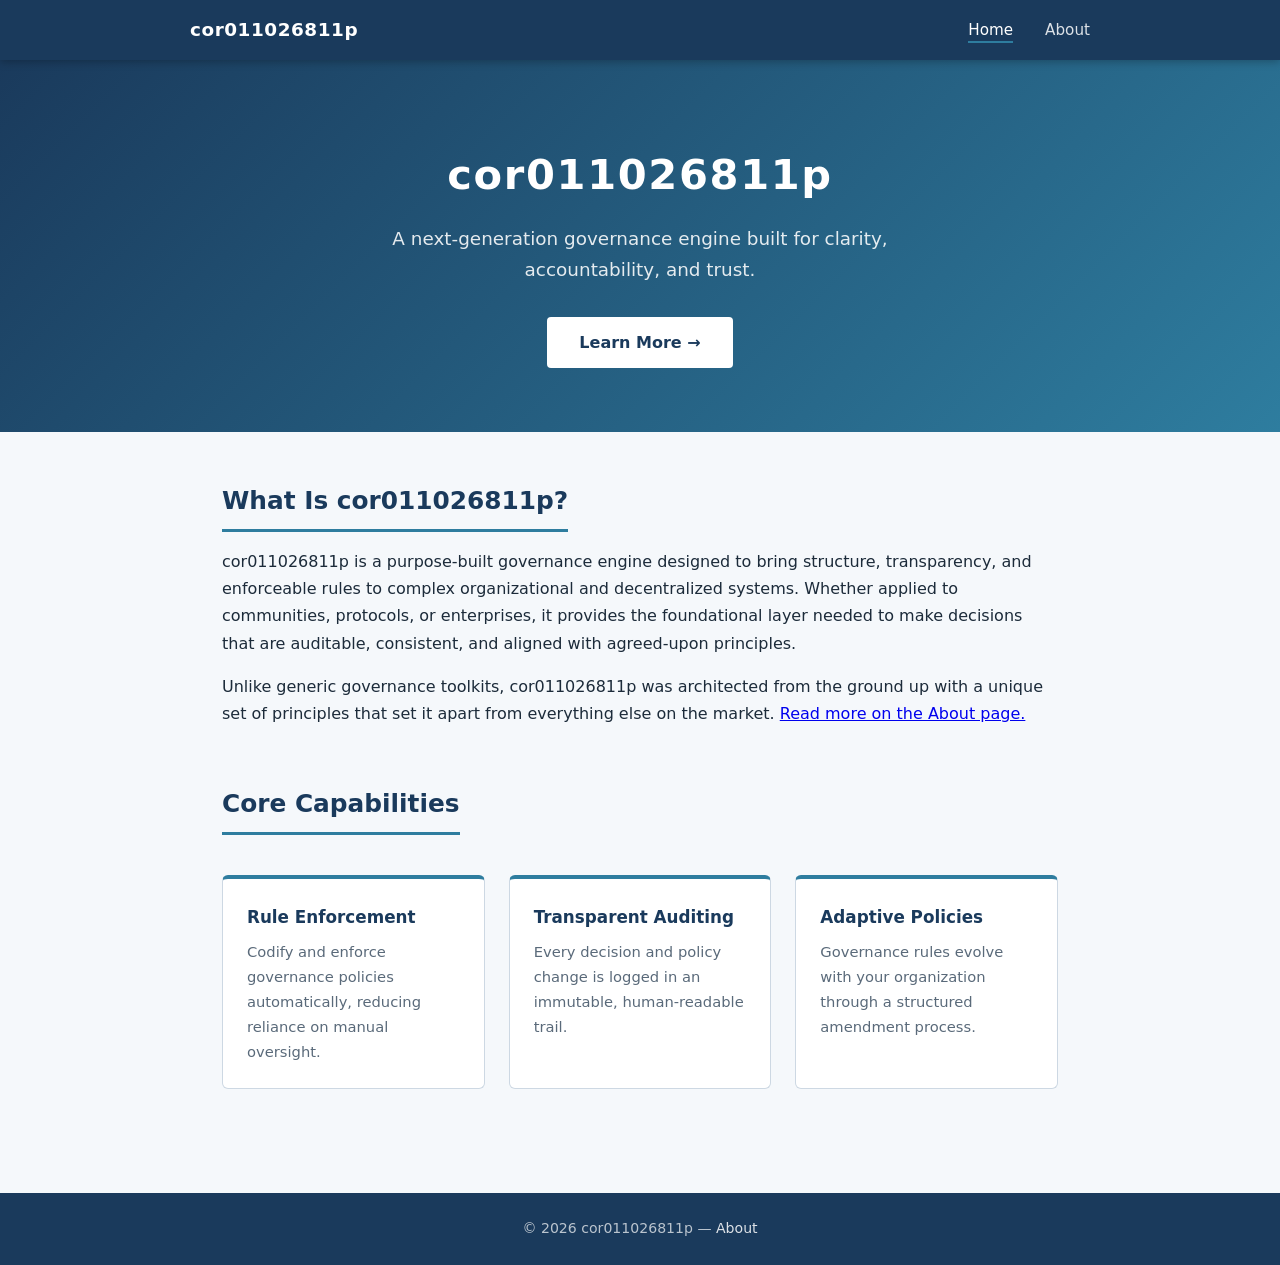
<file: index.html>
<!DOCTYPE html>
<html lang="en">
<head>
  <meta charset="UTF-8" />
  <meta name="viewport" content="width=device-width, initial-scale=1.0" />
  <title>cor011026811p — Governance Engine</title>
  <link rel="stylesheet" href="styles.css" />
</head>
<body>

  <nav>
    <div class="nav-inner">
      <a class="brand" href="index.html">cor011026811p</a>
      <ul>
        <li><a href="index.html" class="active">Home</a></li>
        <li><a href="about.html">About</a></li>
      </ul>
    </div>
  </nav>

  <div class="hero">
    <h1>cor011026811p</h1>
    <p class="tagline">A next-generation governance engine built for clarity, accountability, and trust.</p>
    <a href="about.html" class="btn">Learn More →</a>
  </div>

  <main>
    <section>
      <h2>What Is cor011026811p?</h2>
      <p>
        cor011026811p is a purpose-built governance engine designed to bring structure, transparency,
        and enforceable rules to complex organizational and decentralized systems. Whether applied
        to communities, protocols, or enterprises, it provides the foundational layer needed to
        make decisions that are auditable, consistent, and aligned with agreed-upon principles.
      </p>
      <p>
        Unlike generic governance toolkits, cor011026811p was architected from the ground up with
        a unique set of principles that set it apart from everything else on the market.
        <a href="about.html">Read more on the About page.</a>
      </p>
    </section>

    <section>
      <h2>Core Capabilities</h2>
      <div class="diff-grid">
        <div class="diff-card">
          <h3>Rule Enforcement</h3>
          <p>Codify and enforce governance policies automatically, reducing reliance on manual oversight.</p>
        </div>
        <div class="diff-card">
          <h3>Transparent Auditing</h3>
          <p>Every decision and policy change is logged in an immutable, human-readable trail.</p>
        </div>
        <div class="diff-card">
          <h3>Adaptive Policies</h3>
          <p>Governance rules evolve with your organization through a structured amendment process.</p>
        </div>
      </div>
    </section>
  </main>

  <footer>
    &copy; 2026 cor011026811p &mdash; <a href="about.html">About</a>
  </footer>

</body>
</html>
</file>
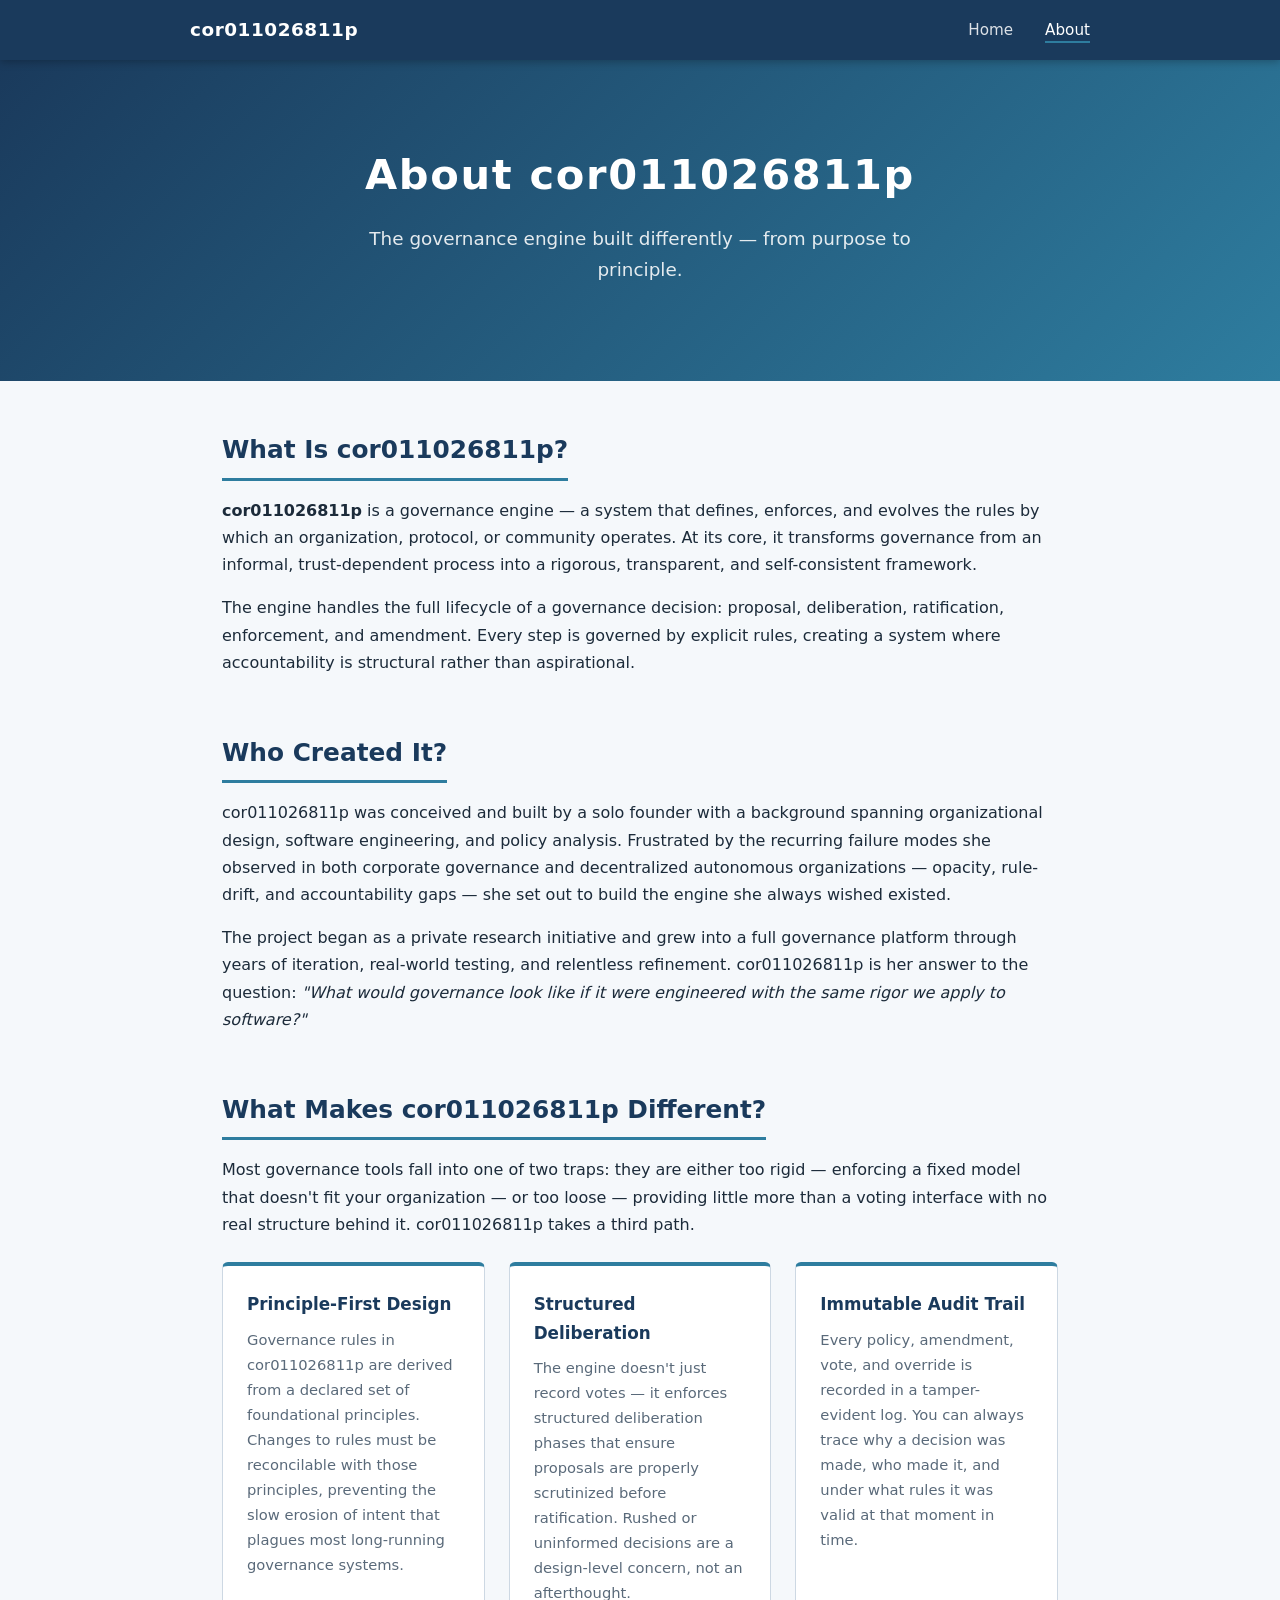
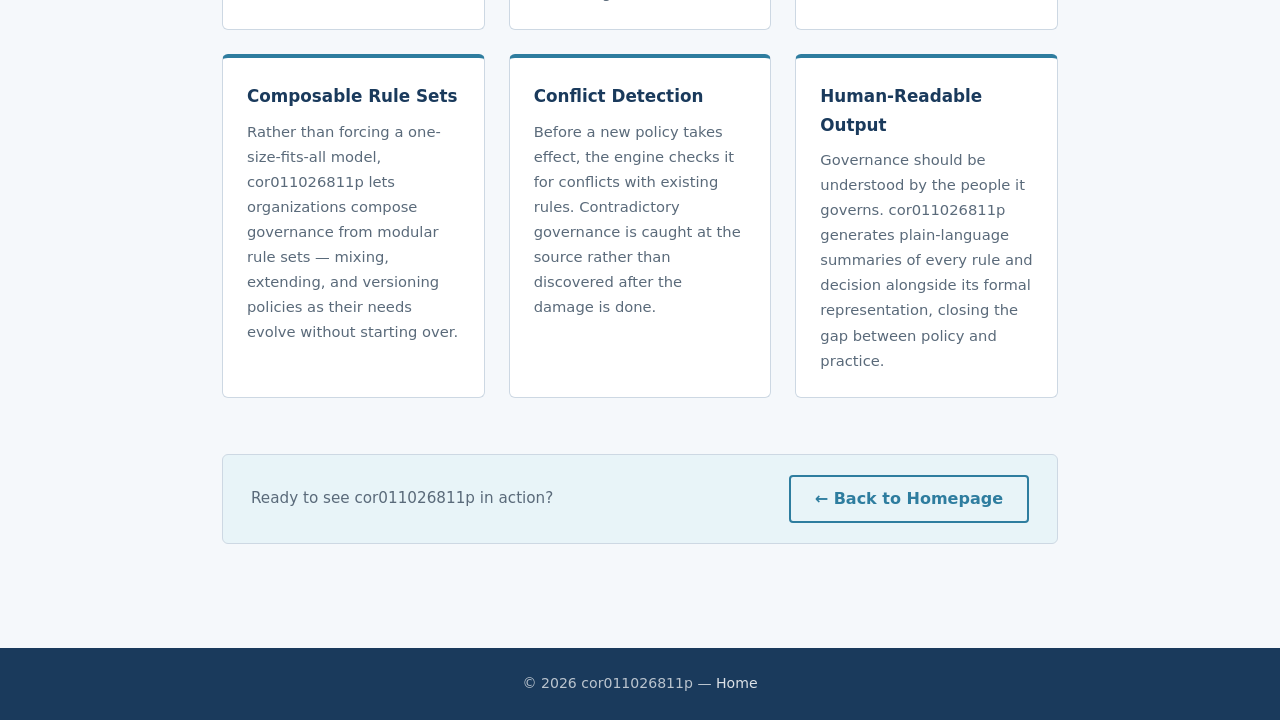
<file: about.html>
<!DOCTYPE html>
<html lang="en">
<head>
  <meta charset="UTF-8" />
  <meta name="viewport" content="width=device-width, initial-scale=1.0" />
  <title>About — cor011026811p Governance Engine</title>
  <link rel="stylesheet" href="styles.css" />
</head>
<body>

  <nav>
    <div class="nav-inner">
      <a class="brand" href="index.html">cor011026811p</a>
      <ul>
        <li><a href="index.html">Home</a></li>
        <li><a href="about.html" class="active">About</a></li>
      </ul>
    </div>
  </nav>

  <div class="hero">
    <h1>About cor011026811p</h1>
    <p class="tagline">The governance engine built differently — from purpose to principle.</p>
  </div>

  <main>

    <!-- What is it -->
    <section>
      <h2>What Is cor011026811p?</h2>
      <p>
        <strong>cor011026811p</strong> is a governance engine — a system that defines, enforces,
        and evolves the rules by which an organization, protocol, or community operates. At its
        core, it transforms governance from an informal, trust-dependent process into a rigorous,
        transparent, and self-consistent framework.
      </p>
      <p>
        The engine handles the full lifecycle of a governance decision: proposal, deliberation,
        ratification, enforcement, and amendment. Every step is governed by explicit rules,
        creating a system where accountability is structural rather than aspirational.
      </p>
    </section>

    <!-- Who created it -->
    <section>
      <h2>Who Created It?</h2>
      <p>
        cor011026811p was conceived and built by a solo founder with a background spanning
        organizational design, software engineering, and policy analysis. Frustrated by the
        recurring failure modes she observed in both corporate governance and decentralized
        autonomous organizations — opacity, rule-drift, and accountability gaps — she set out
        to build the engine she always wished existed.
      </p>
      <p>
        The project began as a private research initiative and grew into a full governance
        platform through years of iteration, real-world testing, and relentless refinement.
        cor011026811p is her answer to the question: <em>"What would governance look like if it
        were engineered with the same rigor we apply to software?"</em>
      </p>
    </section>

    <!-- What makes it different -->
    <section>
      <h2>What Makes cor011026811p Different?</h2>
      <p>
        Most governance tools fall into one of two traps: they are either too rigid — enforcing
        a fixed model that doesn't fit your organization — or too loose — providing little more
        than a voting interface with no real structure behind it. cor011026811p takes a third path.
      </p>

      <div class="diff-grid">
        <div class="diff-card">
          <h3>Principle-First Design</h3>
          <p>
            Governance rules in cor011026811p are derived from a declared set of foundational
            principles. Changes to rules must be reconcilable with those principles, preventing
            the slow erosion of intent that plagues most long-running governance systems.
          </p>
        </div>
        <div class="diff-card">
          <h3>Structured Deliberation</h3>
          <p>
            The engine doesn't just record votes — it enforces structured deliberation phases
            that ensure proposals are properly scrutinized before ratification. Rushed or
            uninformed decisions are a design-level concern, not an afterthought.
          </p>
        </div>
        <div class="diff-card">
          <h3>Immutable Audit Trail</h3>
          <p>
            Every policy, amendment, vote, and override is recorded in a tamper-evident log.
            You can always trace why a decision was made, who made it, and under what rules it
            was valid at that moment in time.
          </p>
        </div>
        <div class="diff-card">
          <h3>Composable Rule Sets</h3>
          <p>
            Rather than forcing a one-size-fits-all model, cor011026811p lets organizations
            compose governance from modular rule sets — mixing, extending, and versioning
            policies as their needs evolve without starting over.
          </p>
        </div>
        <div class="diff-card">
          <h3>Conflict Detection</h3>
          <p>
            Before a new policy takes effect, the engine checks it for conflicts with existing
            rules. Contradictory governance is caught at the source rather than discovered
            after the damage is done.
          </p>
        </div>
        <div class="diff-card">
          <h3>Human-Readable Output</h3>
          <p>
            Governance should be understood by the people it governs. cor011026811p generates
            plain-language summaries of every rule and decision alongside its formal
            representation, closing the gap between policy and practice.
          </p>
        </div>
      </div>
    </section>

    <!-- Back to home -->
    <section>
      <div class="back-banner">
        <p>Ready to see cor011026811p in action?</p>
        <a href="index.html" class="btn-outline">← Back to Homepage</a>
      </div>
    </section>

  </main>

  <footer>
    &copy; 2026 cor011026811p &mdash; <a href="index.html">Home</a>
  </footer>

</body>
</html>
</file>
<file: styles.css>
/* cor011026811p — Governance Engine */

*, *::before, *::after {
  box-sizing: border-box;
  margin: 0;
  padding: 0;
}

:root {
  --primary: #1a3a5c;
  --accent: #2e7d9f;
  --light-accent: #e8f4f8;
  --text: #1c2b3a;
  --muted: #5a6a7a;
  --white: #ffffff;
  --border: #cdd8e3;
  --max-width: 900px;
}

body {
  font-family: 'Segoe UI', system-ui, -apple-system, sans-serif;
  background: #f5f8fb;
  color: var(--text);
  line-height: 1.7;
}

/* ── Navigation ── */
nav {
  background: var(--primary);
  padding: 0 2rem;
  position: sticky;
  top: 0;
  z-index: 100;
  box-shadow: 0 2px 8px rgba(0,0,0,.25);
}

nav .nav-inner {
  max-width: var(--max-width);
  margin: 0 auto;
  display: flex;
  align-items: center;
  justify-content: space-between;
  height: 60px;
}

nav .brand {
  color: var(--white);
  font-size: 1.15rem;
  font-weight: 700;
  text-decoration: none;
  letter-spacing: .03em;
}

nav ul {
  list-style: none;
  display: flex;
  gap: 2rem;
}

nav ul a {
  color: rgba(255,255,255,.85);
  text-decoration: none;
  font-size: .95rem;
  font-weight: 500;
  transition: color .2s;
}

nav ul a:hover,
nav ul a.active {
  color: var(--white);
  border-bottom: 2px solid var(--accent);
  padding-bottom: 2px;
}

/* ── Hero ── */
.hero {
  background: linear-gradient(135deg, var(--primary) 0%, var(--accent) 100%);
  color: var(--white);
  padding: 5rem 2rem 4rem;
  text-align: center;
}

.hero h1 {
  font-size: 2.6rem;
  font-weight: 800;
  letter-spacing: .04em;
  margin-bottom: .75rem;
}

.hero .tagline {
  font-size: 1.15rem;
  opacity: .88;
  max-width: 560px;
  margin: 0 auto 2rem;
}

.hero .btn {
  display: inline-block;
  background: var(--white);
  color: var(--primary);
  font-weight: 700;
  padding: .75rem 2rem;
  border-radius: 4px;
  text-decoration: none;
  transition: opacity .2s;
}

.hero .btn:hover {
  opacity: .9;
}

/* ── Main content ── */
main {
  max-width: var(--max-width);
  margin: 0 auto;
  padding: 3rem 2rem;
}

section {
  margin-bottom: 3.5rem;
}

section h2 {
  font-size: 1.55rem;
  color: var(--primary);
  margin-bottom: 1rem;
  padding-bottom: .4rem;
  border-bottom: 3px solid var(--accent);
  display: inline-block;
}

section p {
  margin-bottom: 1rem;
  color: var(--text);
}

/* ── Differentiators grid ── */
.diff-grid {
  display: grid;
  grid-template-columns: repeat(auto-fit, minmax(240px, 1fr));
  gap: 1.5rem;
  margin-top: 1.5rem;
}

.diff-card {
  background: var(--white);
  border: 1px solid var(--border);
  border-top: 4px solid var(--accent);
  border-radius: 6px;
  padding: 1.5rem;
}

.diff-card h3 {
  font-size: 1.05rem;
  color: var(--primary);
  margin-bottom: .5rem;
}

.diff-card p {
  font-size: .92rem;
  color: var(--muted);
  margin: 0;
}

/* ── Back-link banner ── */
.back-banner {
  background: var(--light-accent);
  border: 1px solid var(--border);
  border-radius: 6px;
  padding: 1.25rem 1.75rem;
  display: flex;
  align-items: center;
  justify-content: space-between;
  flex-wrap: wrap;
  gap: 1rem;
}

.back-banner p {
  margin: 0;
  color: var(--muted);
  font-size: .95rem;
}

.back-banner a.btn-outline {
  display: inline-block;
  border: 2px solid var(--accent);
  color: var(--accent);
  font-weight: 700;
  padding: .55rem 1.5rem;
  border-radius: 4px;
  text-decoration: none;
  transition: background .2s, color .2s;
}

.back-banner a.btn-outline:hover {
  background: var(--accent);
  color: var(--white);
}

/* ── Footer ── */
footer {
  background: var(--primary);
  color: rgba(255,255,255,.7);
  text-align: center;
  padding: 1.5rem 2rem;
  font-size: .88rem;
}

footer a {
  color: rgba(255,255,255,.85);
  text-decoration: none;
}

footer a:hover {
  text-decoration: underline;
}
</file>
